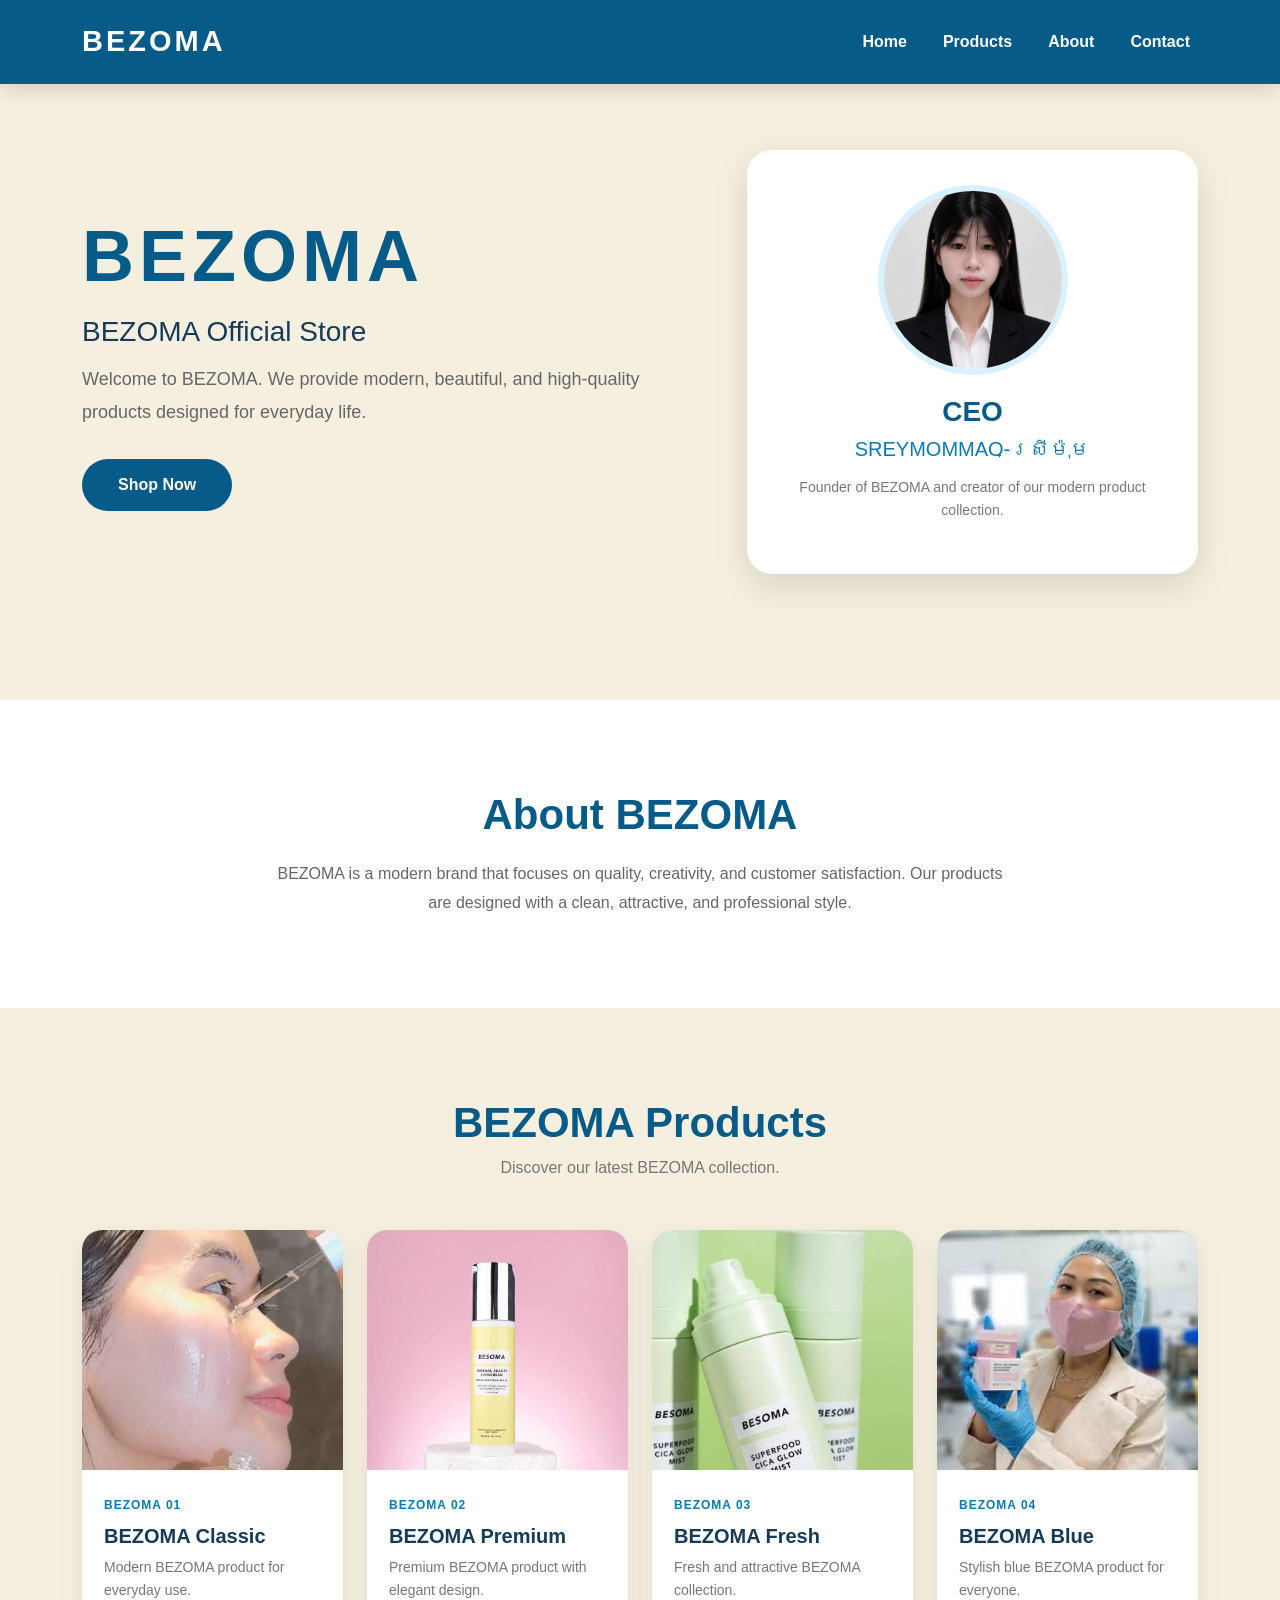
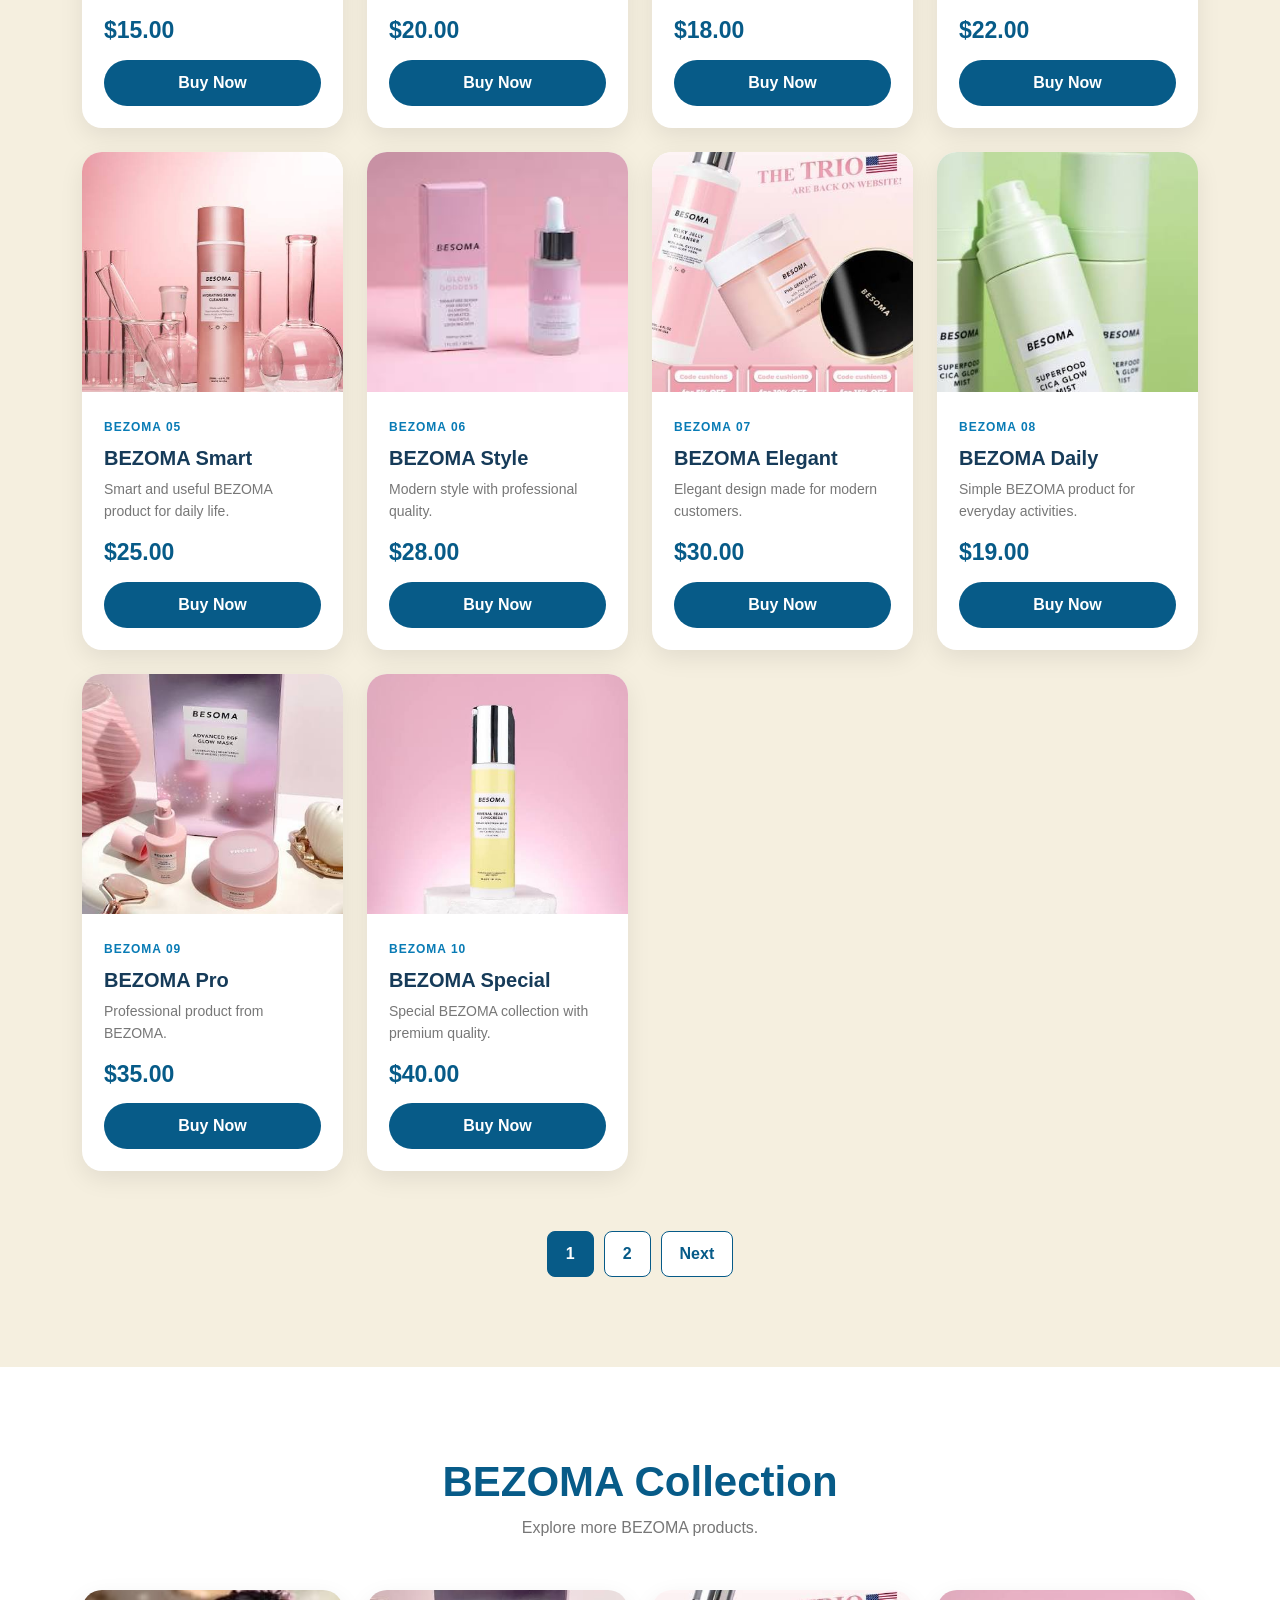
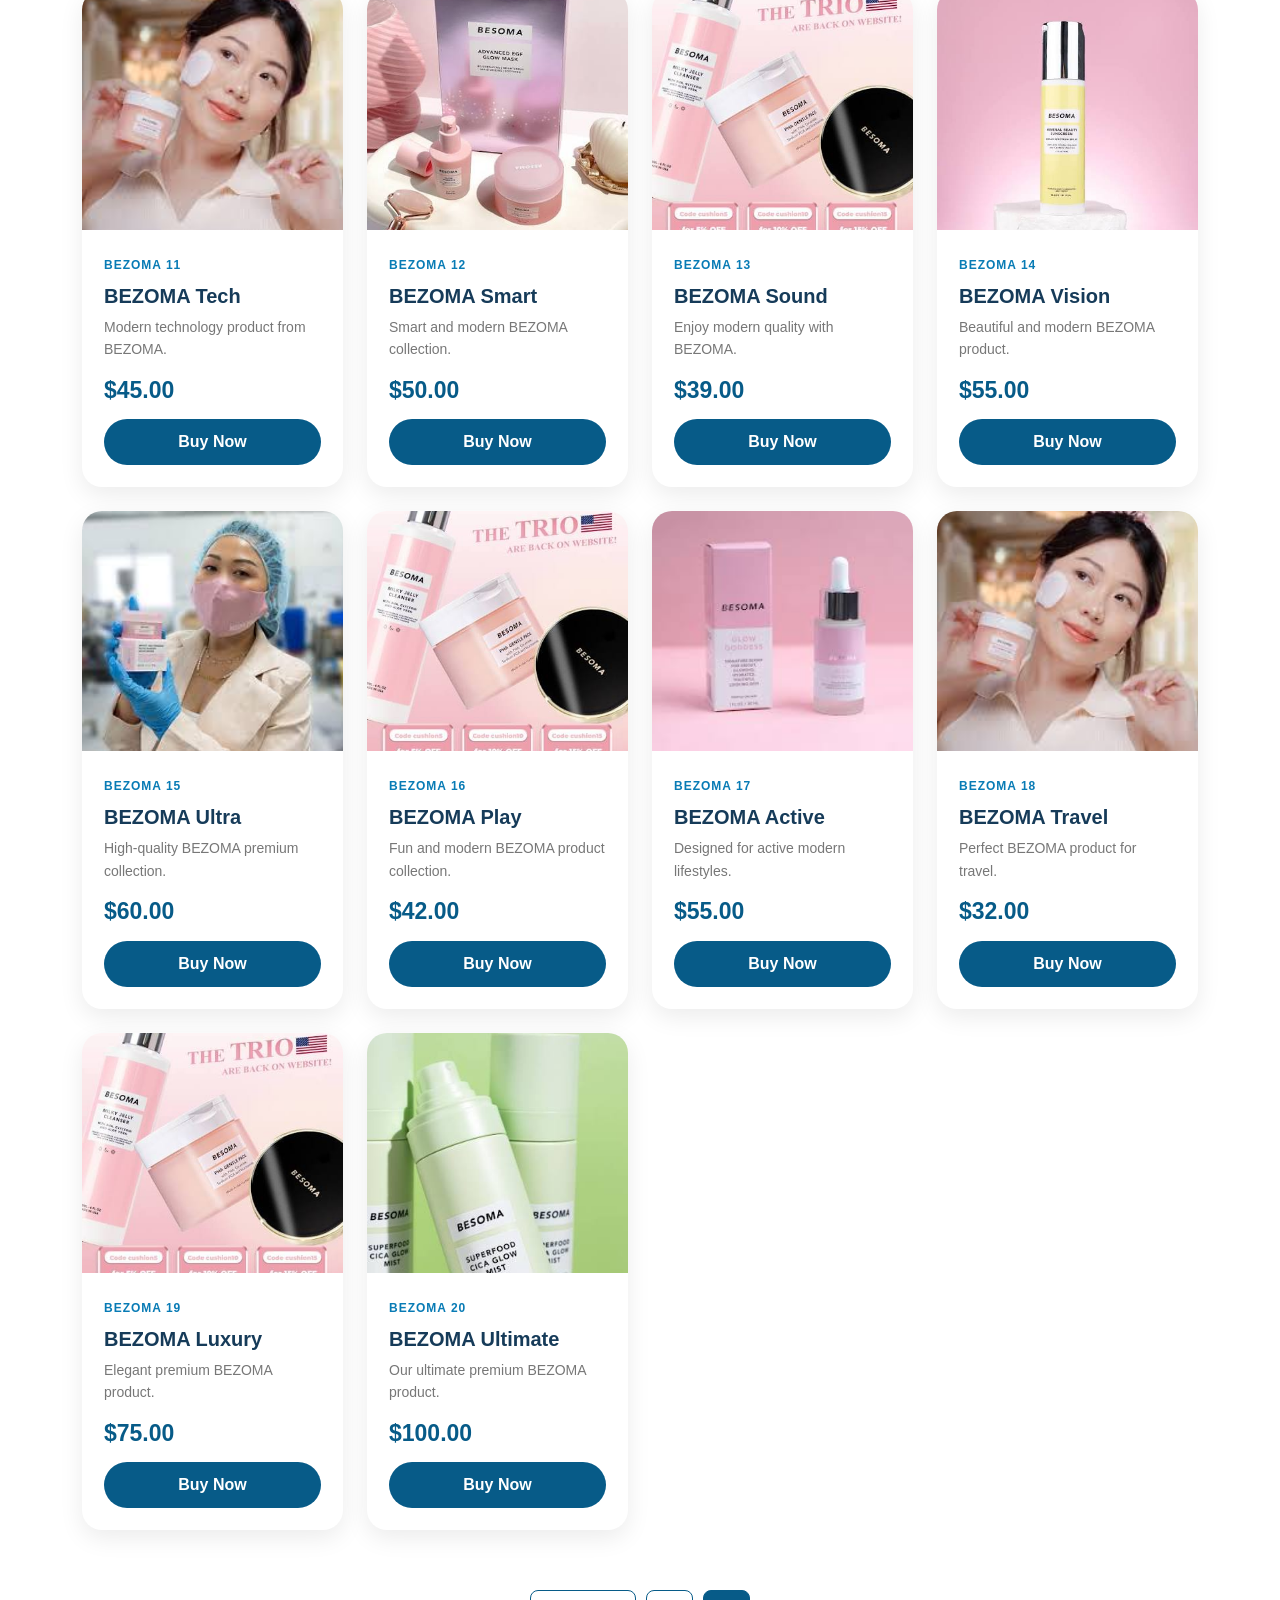
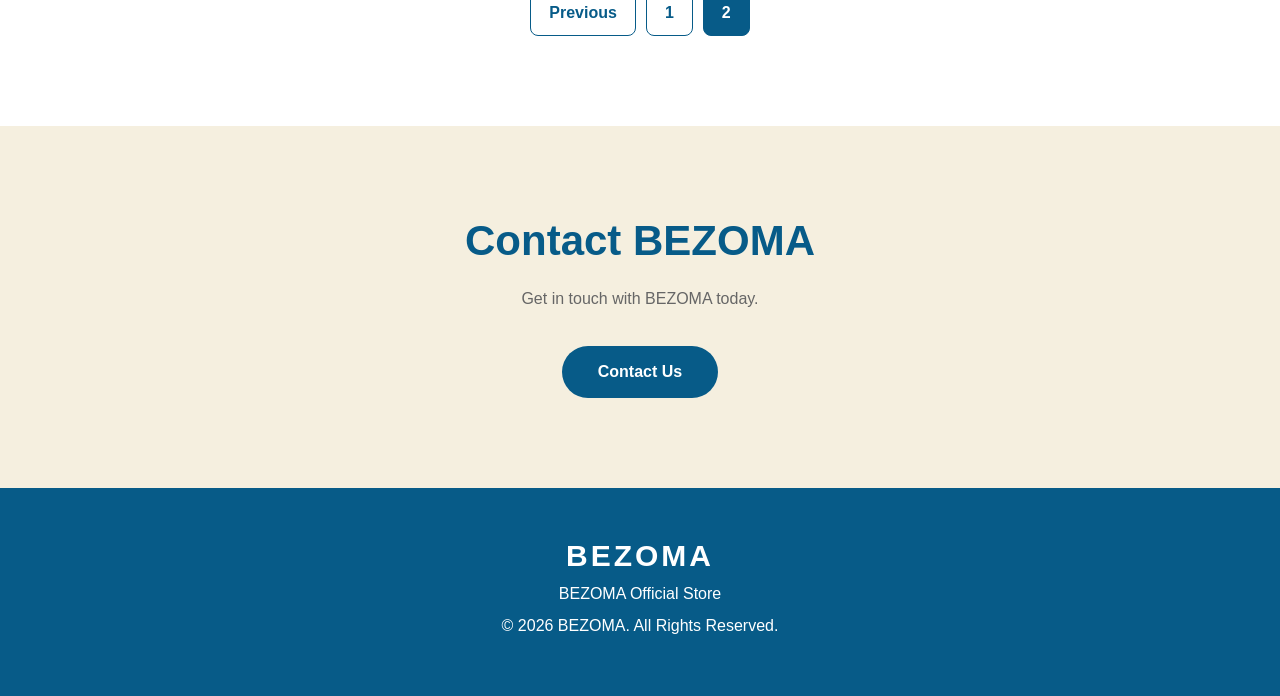
<file: index.html>
<!DOCTYPE html>
<html lang="en">
<head>
    <meta charset="UTF-8">
    <meta name="viewport" content="width=device-width, initial-scale=1.0">
    <meta charset="UTF-8">
    <title>Brand BEZOMA</title>
    <!-- ដាក់កូដ Google Verification នៅត្រង់នេះ -->
    <meta name="google-site-verification" content="_Yb80cG4w75iE-JEb4hgeYoIvSQtqXlEGBTT1QLRTpo" />
    <title>BEZOMA - Official Store</title>
    <link
        href="https://cdn.jsdelivr.net/npm/bootstrap@5.3.3/dist/css/bootstrap.min.css"
        rel="stylesheet"
    >
    <link rel="stylesheet" href="style.css">
</head>

<body>

<nav class="navbar navbar-expand-lg fixed-top">

    <div class="container">

        <a class="navbar-brand" href="#home">
            BEZOMA
        </a>

        <button
            class="navbar-toggler"
            type="button"
            data-bs-toggle="collapse"
            data-bs-target="#menu">

            <span class="navbar-toggler-icon"></span>

        </button>

        <div class="collapse navbar-collapse" id="menu">

            <ul class="navbar-nav ms-auto">

                <li class="nav-item">
                    <a class="nav-link" href="#home">
                        Home
                    </a>
                </li>

                <li class="nav-item">
                    <a class="nav-link" href="#products">
                        Products
                    </a>
                </li>

                <li class="nav-item">
                    <a class="nav-link" href="#about">
                        About
                    </a>
                </li>

                <li class="nav-item">
                    <a class="nav-link" href="#contact">
                        Contact
                    </a>
                </li>

            </ul>

        </div>

    </div>

</nav>

<section id="home" class="hero">

    <div class="container">

        <div class="row align-items-center">
            <div class="col-lg-7">

                <h1>
                    BEZOMA
                </h1>

                <h2>
                    BEZOMA Official Store
                </h2>

                <p>
                    Welcome to BEZOMA. We provide modern,
                    beautiful, and high-quality products
                    designed for everyday life.
                </p>

                <a href="#products" class="btn shop-btn">
                    Shop Now
                </a>

            </div>

            <div class="col-lg-5">

                <div class="ceo-card">

                    <img
                        src="./image/photo_2026-07-06_15-25-15.jpg"
                        alt="BEZOMA CEO"
                        class="ceo-image"
                    >

                    <h3>
                         CEO 
                    </h3>

                    <h5>
                      SREYMOMMAO-ស្រីម៉ុម 
                    </h5>

                    <p>
                        Founder of BEZOMA and creator
                        of our modern product collection.
                    </p>

                </div>

            </div>

        </div>

    </div>

</section>
<section id="about" class="about">

    <div class="container text-center">

        <h2>
            About BEZOMA
        </h2>

        <p>
            BEZOMA is a modern brand that focuses on
            quality, creativity, and customer satisfaction.
            Our products are designed with a clean,
            attractive, and professional style.
        </p>

    </div>

</section>
<section id="products" class="products">

    <div class="container">

        <div class="section-title">

            <h2>
                BEZOMA Products
            </h2>

            <p>
                Discover our latest BEZOMA collection.
            </p>

        </div>

        <div class="row g-4">

            <div class="col-sm-6 col-lg-4 col-xl-3">

                <div class="product-card">

                    <img
                        src="./image/images (3).jpg"
                        alt="BEZOMA Product 01"
                        class="product-img"
                    >

                    <div class="product-info">

                        <small>
                            BEZOMA 01
                        </small>

                        <h3>
                            BEZOMA Classic
                        </h3>

                        <p>
                            Modern BEZOMA product
                            for everyday use.
                        </p>

                        <h4>
                            $15.00
                        </h4>

                        <button class="buy-btn">
                            Buy Now
                        </button>

                    </div>

                </div>

            </div>

            <div class="col-sm-6 col-lg-4 col-xl-3">

                <div class="product-card">

                    <img
                        src="./image/images (10).jpg"
                        alt="BEZOMA Product 02"
                        class="product-img"
                    >

                    <div class="product-info">

                        <small>BEZOMA 02</small>

                        <h3>
                            BEZOMA Premium
                        </h3>

                        <p>
                            Premium BEZOMA product
                            with elegant design.
                        </p>

                        <h4>$20.00</h4>

                        <button class="buy-btn">
                            Buy Now
                        </button>

                    </div>

                </div>

            </div>

            <div class="col-sm-6 col-lg-4 col-xl-3">

                <div class="product-card">

                    <img
                        src="./image/images (4).jpg"
                        alt="BEZOMA Product 03"
                        class="product-img"
                    >

                    <div class="product-info">

                        <small>BEZOMA 03</small>

                        <h3>
                            BEZOMA Fresh
                        </h3>

                        <p>
                            Fresh and attractive
                            BEZOMA collection.
                        </p>

                        <h4>$18.00</h4>

                        <button class="buy-btn">
                            Buy Now
                        </button>

                    </div>

                </div>

            </div>

            <div class="col-sm-6 col-lg-4 col-xl-3">

                <div class="product-card">

                    <img
                        src="./image/images (2).jpg"
                        alt="BEZOMA Product 04"
                        class="product-img"
                    >

                    <div class="product-info">

                        <small>BEZOMA 04</small>

                        <h3>
                            BEZOMA Blue
                        </h3>

                        <p>
                            Stylish blue BEZOMA
                            product for everyone.
                        </p>

                        <h4>$22.00</h4>

                        <button class="buy-btn">
                            Buy Now
                        </button>

                    </div>

                </div>

            </div>

            <div class="col-sm-6 col-lg-4 col-xl-3">

                <div class="product-card">

                    <img
                        src="./image/images (13).jpg"
                        alt="BEZOMA Product 05"
                        class="product-img"
                    >

                    <div class="product-info">

                        <small>BEZOMA 05</small>

                        <h3>
                            BEZOMA Smart
                        </h3>

                        <p>
                            Smart and useful BEZOMA
                            product for daily life.
                        </p>

                        <h4>$25.00</h4>

                        <button class="buy-btn">
                            Buy Now
                        </button>

                    </div>

                </div>

            </div>


            <div class="col-sm-6 col-lg-4 col-xl-3">

                <div class="product-card">

                    <img
                        src="./image/images (11).jpg"
                        alt="BEZOMA Product 06"
                        class="product-img"
                    >

                    <div class="product-info">

                        <small>BEZOMA 06</small>

                        <h3>
                            BEZOMA Style
                        </h3>

                        <p>
                            Modern style with
                            professional quality.
                        </p>

                        <h4>$28.00</h4>

                        <button class="buy-btn">
                            Buy Now
                        </button>

                    </div>

                </div>

            </div>
            <div class="col-sm-6 col-lg-4 col-xl-3">
                <div class="product-card">

                    <img
                        src="./image/images (5).jpg"
                        alt="BEZOMA Product 07"
                        class="product-img"
                    >

                    <div class="product-info">

                        <small>BEZOMA 07</small>

                        <h3>
                            BEZOMA Elegant
                        </h3>

                        <p>
                            Elegant design made
                            for modern customers.
                        </p>

                        <h4>$30.00</h4>

                        <button class="buy-btn">
                            Buy Now
                        </button>

                    </div>

                </div>

            </div>
       <div class="col-sm-6 col-lg-4 col-xl-3">

                <div class="product-card">

                    <img
                        src="./image/images (4).jpg"
                        alt="BEZOMA Product 08"
                        class="product-img"
                    >

                    <div class="product-info">

                        <small>BEZOMA 08</small>

                        <h3>
                            BEZOMA Daily
                        </h3>

                        <p>
                            Simple BEZOMA product
                            for everyday activities.
                        </p>

                        <h4>$19.00</h4>

                        <button class="buy-btn">
                            Buy Now
                        </button>

                    </div>

                </div>

            </div>


            <!-- PRODUCT 09 -->

            <div class="col-sm-6 col-lg-4 col-xl-3">

                <div class="product-card">

                    <img
                        src="./image/images (1).jpg"
                        alt="BEZOMA Product 09"
                        class="product-img"
                    >

                    <div class="product-info">

                        <small>BEZOMA 09</small>

                        <h3>
                            BEZOMA Pro
                        </h3>

                        <p>
                            Professional product
                            from BEZOMA.
                        </p>

                        <h4>$35.00</h4>

                        <button class="buy-btn">
                            Buy Now
                        </button>

                    </div>

                </div>

            </div>


            <!-- PRODUCT 10 -->

            <div class="col-sm-6 col-lg-4 col-xl-3">

                <div class="product-card">

                    <img
                        src="./image/images (10).jpg"
                        alt="BEZOMA Product 10"
                        class="product-img"
                    >

                    <div class="product-info">

                        <small>BEZOMA 10</small>

                        <h3>
                            BEZOMA Special
                        </h3>

                        <p>
                            Special BEZOMA collection
                            with premium quality.
                        </p>

                        <h4>$40.00</h4>

                        <button class="buy-btn">
                            Buy Now
                        </button>

                    </div>

                </div>

            </div>

        </div>


        <!-- PAGE BUTTON -->

        <div class="pagination">

            <a href="#products" class="active">
                1
            </a>

            <a href="#page2">
                2
            </a>

            <a href="#page2">
                Next
            </a>

        </div>

    </div>

</section>


<!-- ==================================================
                    PAGE 2
=================================================== -->

<section id="page2" class="products page-two">

    <div class="container">

        <div class="section-title">

            <h2>
                BEZOMA Collection
            </h2>

            <p>
                Explore more BEZOMA products.
            </p>

        </div>


        <div class="row g-4">


            <!-- 11 -->

            <div class="col-sm-6 col-lg-4 col-xl-3">

                <div class="product-card">

                    <img
                        src="./image/images (7).jpg"
                        alt="BEZOMA Product 11"
                        class="product-img"
                    >

                    <div class="product-info">

                        <small>BEZOMA 11</small>

                        <h3>
                            BEZOMA Tech
                        </h3>

                        <p>
                            Modern technology
                            product from BEZOMA.
                        </p>

                        <h4>$45.00</h4>

                        <button class="buy-btn">
                            Buy Now
                        </button>

                    </div>

                </div>

            </div>


            <!-- 12 -->

            <div class="col-sm-6 col-lg-4 col-xl-3">

                <div class="product-card">

                    <img
                        src="./image/images (1).jpg"
                        alt="BEZOMA Product 12"
                        class="product-img"
                    >

                    <div class="product-info">

                        <small>BEZOMA 12</small>

                        <h3>
                            BEZOMA Smart
                        </h3>

                        <p>
                            Smart and modern
                            BEZOMA collection.
                        </p>

                        <h4>$50.00</h4>

                        <button class="buy-btn">
                            Buy Now
                        </button>

                    </div>

                </div>

            </div>


            <!-- 13 -->

            <div class="col-sm-6 col-lg-4 col-xl-3">

                <div class="product-card">

                    <img
                        src="./image/images (5).jpg"
                        alt="BEZOMA Product 13"
                        class="product-img"
                    >

                    <div class="product-info">

                        <small>BEZOMA 13</small>

                        <h3>
                            BEZOMA Sound
                        </h3>

                        <p>
                            Enjoy modern quality
                            with BEZOMA.
                        </p>

                        <h4>$39.00</h4>

                        <button class="buy-btn">
                            Buy Now
                        </button>

                    </div>

                </div>

            </div>


            <!-- 14 -->

            <div class="col-sm-6 col-lg-4 col-xl-3">

                <div class="product-card">

                    <img
                        src="./image/images (10).jpg"
                        alt="BEZOMA Product 14"
                        class="product-img"
                    >

                    <div class="product-info">

                        <small>BEZOMA 14</small>

                        <h3>
                            BEZOMA Vision
                        </h3>

                        <p>
                            Beautiful and modern
                            BEZOMA product.
                        </p>

                        <h4>$55.00</h4>

                        <button class="buy-btn">
                            Buy Now
                        </button>

                    </div>

                </div>

            </div>


            <!-- 15 -->

            <div class="col-sm-6 col-lg-4 col-xl-3">

                <div class="product-card">

                    <img
                        src="./image/images (2).jpg"
                        alt="BEZOMA Product 15"
                        class="product-img"
                    >

                    <div class="product-info">

                        <small>BEZOMA 15</small>

                        <h3>
                            BEZOMA Ultra
                        </h3>

                        <p>
                            High-quality BEZOMA
                            premium collection.
                        </p>

                        <h4>$60.00</h4>

                        <button class="buy-btn">
                            Buy Now
                        </button>

                    </div>

                </div>

            </div>


            <!-- 16 -->

            <div class="col-sm-6 col-lg-4 col-xl-3">

                <div class="product-card">

                    <img
                        src="./image/images (5).jpg"
                        alt="BEZOMA Product 16"
                        class="product-img"
                    >

                    <div class="product-info">

                        <small>BEZOMA 16</small>

                        <h3>
                            BEZOMA Play
                        </h3>

                        <p>
                            Fun and modern BEZOMA
                            product collection.
                        </p>

                        <h4>$42.00</h4>

                        <button class="buy-btn">
                            Buy Now
                        </button>

                    </div>

                </div>

            </div>


            <!-- 17 -->

            <div class="col-sm-6 col-lg-4 col-xl-3">

                <div class="product-card">

                    <img
                        src="./image/images (11).jpg"
                        alt="BEZOMA Product 17"
                        class="product-img"
                    >

                    <div class="product-info">

                        <small>BEZOMA 17</small>

                        <h3>
                            BEZOMA Active
                        </h3>

                        <p>
                            Designed for active
                            modern lifestyles.
                        </p>

                        <h4>$55.00</h4>

                        <button class="buy-btn">
                            Buy Now
                        </button>

                    </div>

                </div>

            </div>


            <!-- 18 -->

            <div class="col-sm-6 col-lg-4 col-xl-3">

                <div class="product-card">

                    <img
                        src="./image/images (7).jpg"
                        alt="BEZOMA Product 18"
                        class="product-img"
                    >

                    <div class="product-info">

                        <small>BEZOMA 18</small>

                        <h3>
                            BEZOMA Travel
                        </h3>

                        <p>
                            Perfect BEZOMA product
                            for travel.
                        </p>

                        <h4>$32.00</h4>

                        <button class="buy-btn">
                            Buy Now
                        </button>

                    </div>

                </div>

            </div>


            <!-- 19 -->

            <div class="col-sm-6 col-lg-4 col-xl-3">

                <div class="product-card">

                    <img
                        src="./image/images (5).jpg"
                        alt="BEZOMA Product 19"
                        class="product-img"
                    >

                    <div class="product-info">

                        <small>BEZOMA 19</small>

                        <h3>
                            BEZOMA Luxury
                        </h3>

                        <p>
                            Elegant premium BEZOMA
                            product.
                        </p>

                        <h4>$75.00</h4>

                        <button class="buy-btn">
                            Buy Now
                        </button>

                    </div>

                </div>

            </div>


            <!-- 20 -->

            <div class="col-sm-6 col-lg-4 col-xl-3">

                <div class="product-card">

                    <img
                        src="./image/images (4).jpg"
                        alt="BEZOMA Product 20"
                        class="product-img"
                    >

                    <div class="product-info">

                        <small>BEZOMA 20</small>

                        <h3>
                            BEZOMA Ultimate
                        </h3>

                        <p>
                            Our ultimate premium
                            BEZOMA product.
                        </p>

                        <h4>$100.00</h4>

                        <button class="buy-btn">
                            Buy Now
                        </button>

                    </div>

                </div>

            </div>

        </div>


        <!-- PAGE BUTTON -->

        <div class="pagination">

            <a href="#products">
                Previous
            </a>

            <a href="#products">
                1
            </a>

            <a href="#page2" class="active">
                2
            </a>

        </div>

    </div>

</section>


<!-- ================= CONTACT ================= -->

<section id="contact" class="contact">

    <div class="container text-center">

        <h2>
            Contact BEZOMA
        </h2>

        <p>
            Get in touch with BEZOMA today.
        </p>

        <a href="#" class="btn shop-btn">
            Contact Us
        </a>

    </div>

</section>


<!-- ================= FOOTER ================= -->

<footer>

    <div class="container text-center">

        <h3>
            BEZOMA
        </h3>

        <p>
            BEZOMA Official Store
        </p>

        <p>
            © 2026 BEZOMA. All Rights Reserved.
        </p>

    </div>

</footer>


<!-- Bootstrap JS -->

<script
    src="https://cdn.jsdelivr.net/npm/bootstrap@5.3.3/dist/js/bootstrap.bundle.min.js">
</script>

</body>
</html>
</file>
<file: style.css>
/* =========================================
   GLOBAL
========================================= */

* {
    margin: 0;
    padding: 0;
    box-sizing: border-box;
}

html {
    scroll-behavior: smooth;
}

body {
    font-family: Arial, sans-serif;
    background: #f5efdf;
    color: #163b59;
}


/* =========================================
   NAVBAR
========================================= */

.navbar {
    background: #075b88;
    padding: 15px 0;
    box-shadow: 0 4px 20px rgba(0, 0, 0, 0.15);
}

.navbar-brand {
    color: white !important;
    font-size: 29px;
    font-weight: 900;
    letter-spacing: 3px;
}

.nav-link {
    color: white !important;
    margin-left: 20px;
    font-weight: 600;
}

.nav-link:hover {
    color: #bdeaff !important;
}


/* =========================================
   HERO
========================================= */

.hero {
    min-height: 700px;
    padding: 150px 0 90px;
    background: #f5efdf;
}

.logo {
    width: 110px;
    height: 110px;
    object-fit: contain;
    margin-bottom: 20px;
}

.hero h1 {
    font-size: 72px;
    font-weight: 900;
    letter-spacing: 5px;
    color: #075b88;
}

.hero h2 {
    font-size: 28px;
    color: #163b59;
    margin: 15px 0;
}

.hero p {
    max-width: 620px;
    color: #666;
    font-size: 18px;
    line-height: 1.8;
}


/* =========================================
   SHOP BUTTON
========================================= */

.shop-btn {
    display: inline-block;

    margin-top: 15px;

    padding: 13px 35px;

    border-radius: 30px;

    background: #075b88;
    color: white;

    text-decoration: none;

    font-weight: bold;

    transition: 0.3s;
}

.shop-btn:hover {
    background: #043f60;
    color: white;
    transform: translateY(-2px);
}


/* =========================================
   CEO
========================================= */

.ceo-card {
    background: white;

    padding: 35px 25px;

    border-radius: 25px;

    text-align: center;

    box-shadow:
        0 12px 35px rgba(0, 0, 0, 0.12);
}

.ceo-image {
    width: 190px;
    height: 190px;

    object-fit: cover;

    border-radius: 50%;

    border: 6px solid #d9f1ff;

    margin-bottom: 20px;
}

.ceo-card h3 {
    color: #075b88;

    font-size: 28px;

    font-weight: 800;
}

.ceo-card h5 {
    color: #087bb5;

    margin-bottom: 15px;
}

.ceo-card p {
    color: #777;

    font-size: 14px;

    line-height: 1.7;
}


/* =========================================
   ABOUT
========================================= */

.about {
    padding: 90px 0;

    background: white;
}

.about h2 {
    color: #075b88;

    font-size: 42px;

    font-weight: 800;

    margin-bottom: 20px;
}

.about p {
    max-width: 750px;

    margin: auto;

    color: #666;

    line-height: 1.8;

    font-size: 16px;
}


/* =========================================
   PRODUCTS
========================================= */

.products {
    padding: 90px 0;

    background: #f5efdf;
}

.page-two {
    background: white;
}

.section-title {
    text-align: center;

    margin-bottom: 50px;
}

.section-title h2 {
    color: #075b88;

    font-size: 42px;

    font-weight: 800;
}

.section-title p {
    color: #777;
}


/* =========================================
   PRODUCT CARD
========================================= */

.product-card {
    height: 100%;

    background: white;

    border-radius: 20px;

    overflow: hidden;

    box-shadow:
        0 8px 25px rgba(0, 0, 0, 0.08);

    transition: 0.3s ease;
}

.product-card:hover {
    transform: translateY(-8px);

    box-shadow:
        0 18px 40px rgba(0, 0, 0, 0.15);
}


/* =========================================
   PRODUCT IMAGE
========================================= */

.product-img {
    width: 100%;

    height: 240px;

    object-fit: cover;

    display: block;

    background: #d9f1ff;
}


/* =========================================
   PRODUCT INFORMATION
========================================= */

.product-info {
    padding: 22px;
}

.product-info small {
    color: #087bb5;

    font-size: 12px;

    font-weight: bold;

    letter-spacing: 1px;
}

.product-info h3 {
    color: #163b59;

    font-size: 20px;

    font-weight: 700;

    margin: 8px 0;
}

.product-info p {
    color: #777;

    font-size: 14px;

    line-height: 1.6;

    min-height: 45px;
}

.product-info h4 {
    color: #075b88;

    font-size: 23px;

    font-weight: 800;

    margin: 15px 0;
}


/* =========================================
   BUY BUTTON
========================================= */

.buy-btn {
    width: 100%;

    padding: 11px;

    border: none;

    border-radius: 30px;

    background: #075b88;

    color: white;

    font-weight: bold;

    cursor: pointer;

    transition: 0.3s;
}

.buy-btn:hover {
    background: #043f60;
}


/* =========================================
   PAGINATION
========================================= */

.pagination {
    display: flex;

    justify-content: center;

    gap: 10px;

    margin-top: 60px;
}

.pagination a {
    text-decoration: none;

    padding: 10px 18px;

    background: white;

    color: #075b88;

    border: 1px solid #075b88;

    border-radius: 8px;

    font-weight: bold;
}

.pagination a:hover,
.pagination a.active {
    background: #075b88;

    color: white;
}


/* =========================================
   CONTACT
========================================= */

.contact {
    padding: 90px 0;

    background: #f5efdf;
}

.contact h2 {
    color: #075b88;

    font-size: 42px;

    font-weight: 800;
}

.contact p {
    color: #666;

    margin: 20px 0;
}


/* =========================================
   FOOTER
========================================= */

footer {
    background: #075b88;

    color: white;

    padding: 50px 0;
}

footer h3 {
    font-size: 30px;

    font-weight: 900;

    letter-spacing: 3px;
}

footer p {
    margin: 8px 0;
}


/* =========================================
   TABLET
========================================= */

@media (max-width: 991px) {

    .hero {
        text-align: center;
    }

    .logo {
        margin-left: auto;
        margin-right: auto;
    }

    .hero p {
        margin-left: auto;
        margin-right: auto;
    }

    .ceo-card {
        margin-top: 50px;
    }

}


/* =========================================
   MOBILE
========================================= */

@media (max-width: 576px) {

    .hero {
        padding-top: 120px;
    }

    .hero h1 {
        font-size: 45px;
    }

    .hero h2 {
        font-size: 22px;
    }

    .hero p {
        font-size: 16px;
    }

    .section-title h2 {
        font-size: 32px;
    }

    .about h2 {
        font-size: 32px;
    }

    .contact h2 {
        font-size: 32px;
    }

    .product-img {
        height: 210px;
    }

    .ceo-image {
        width: 160px;
        height: 160px;
    }

}
</file>
